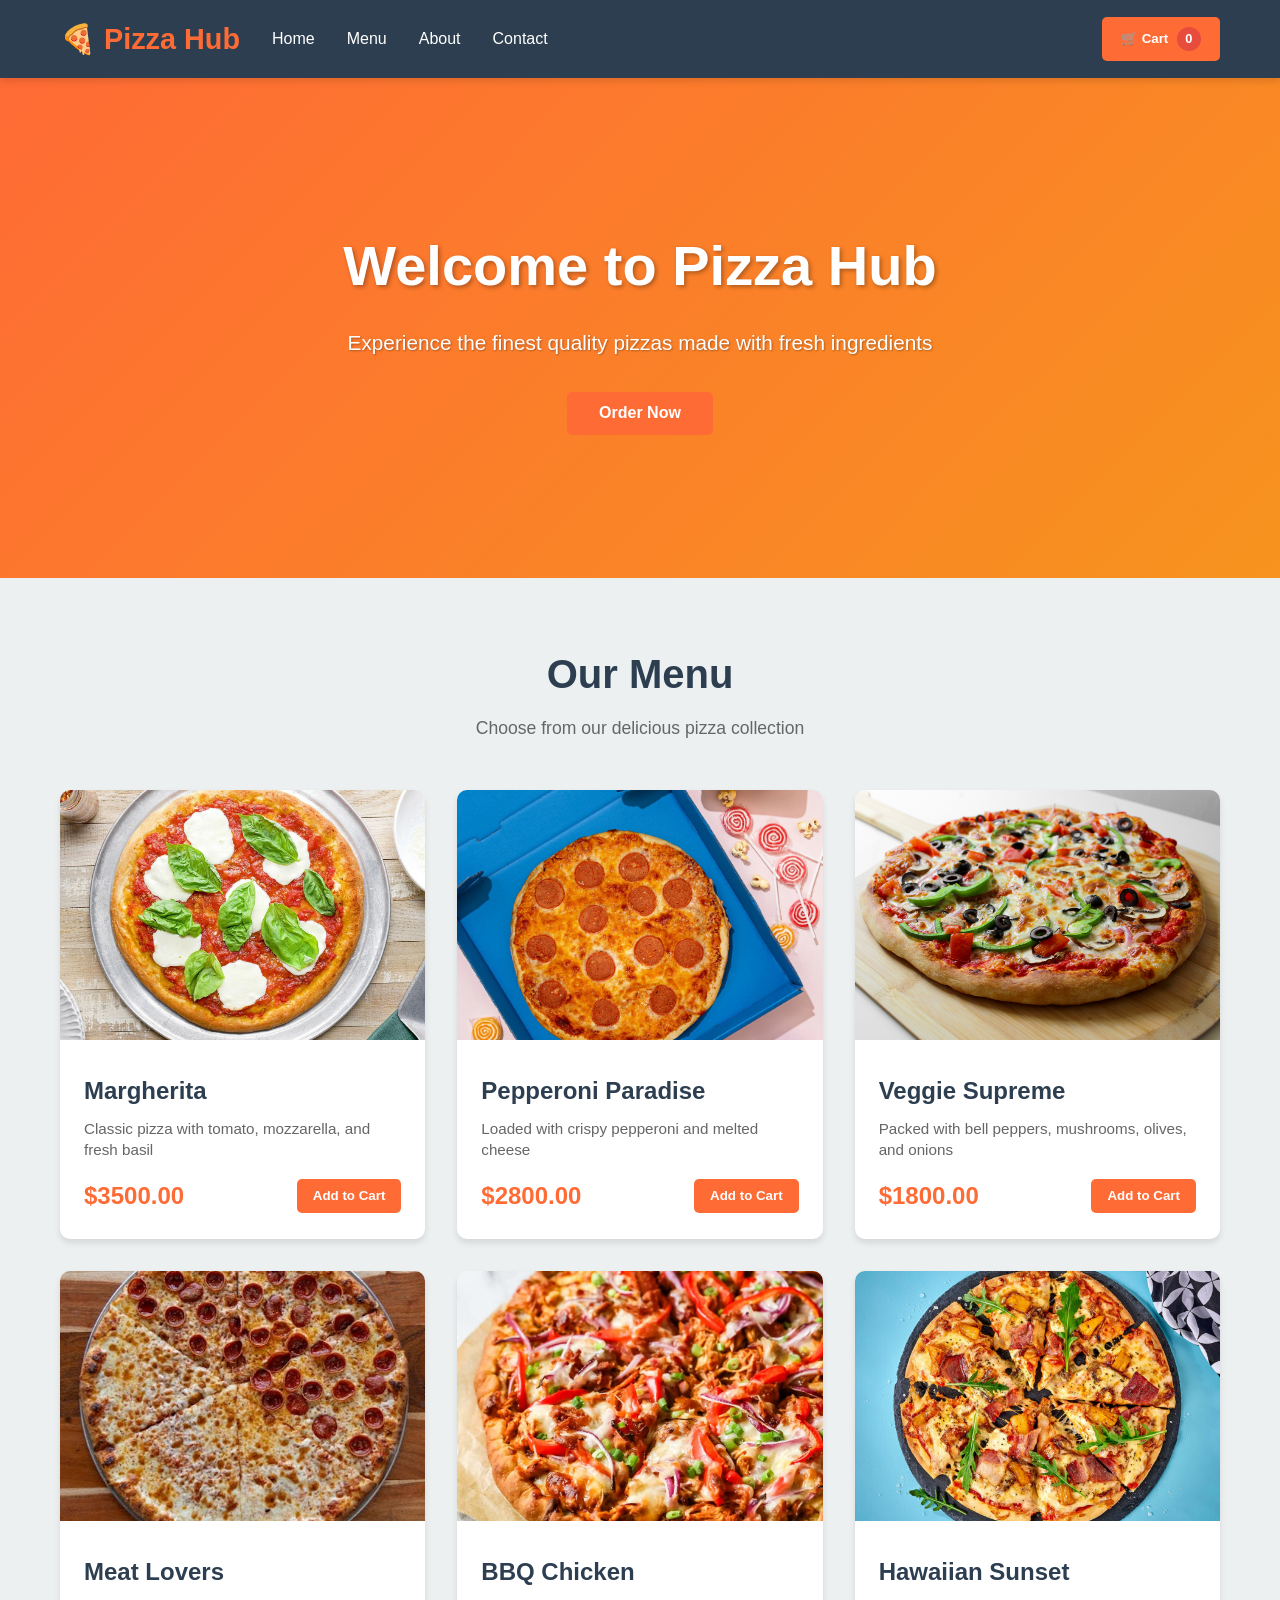
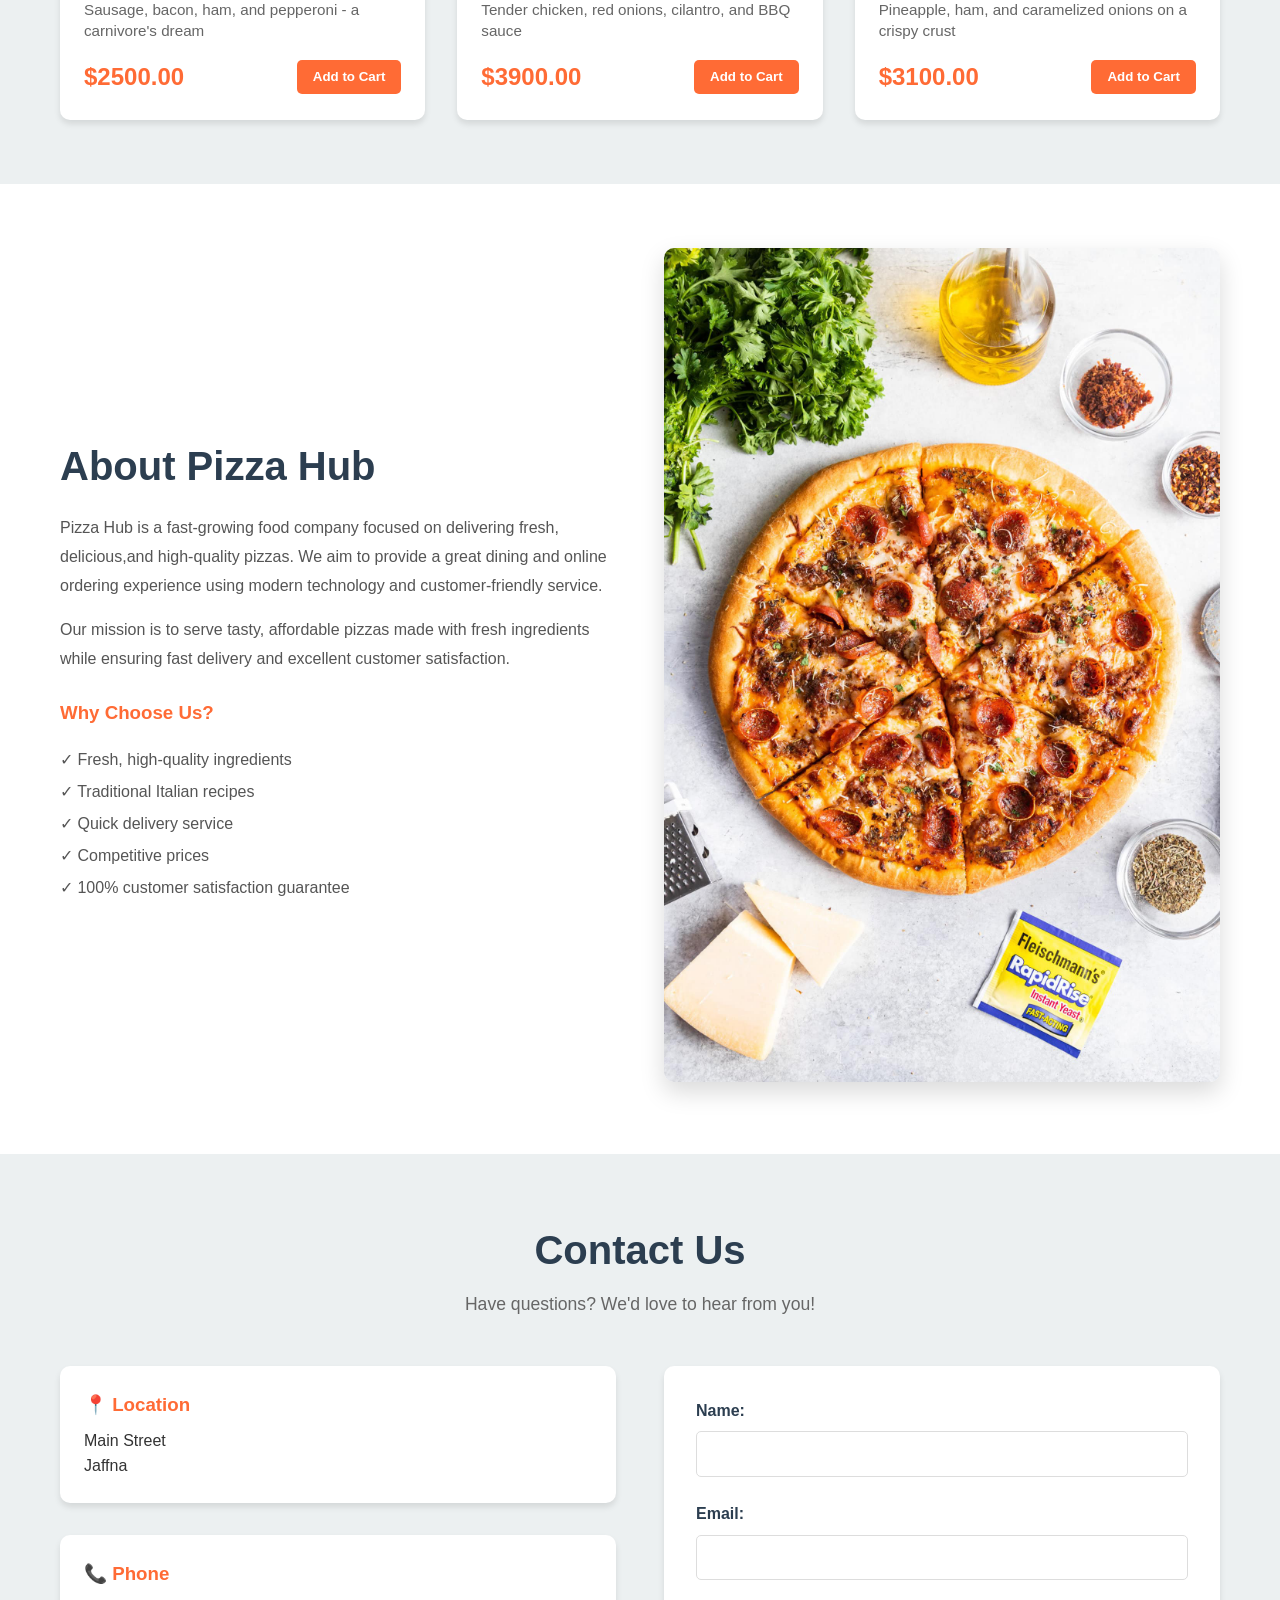
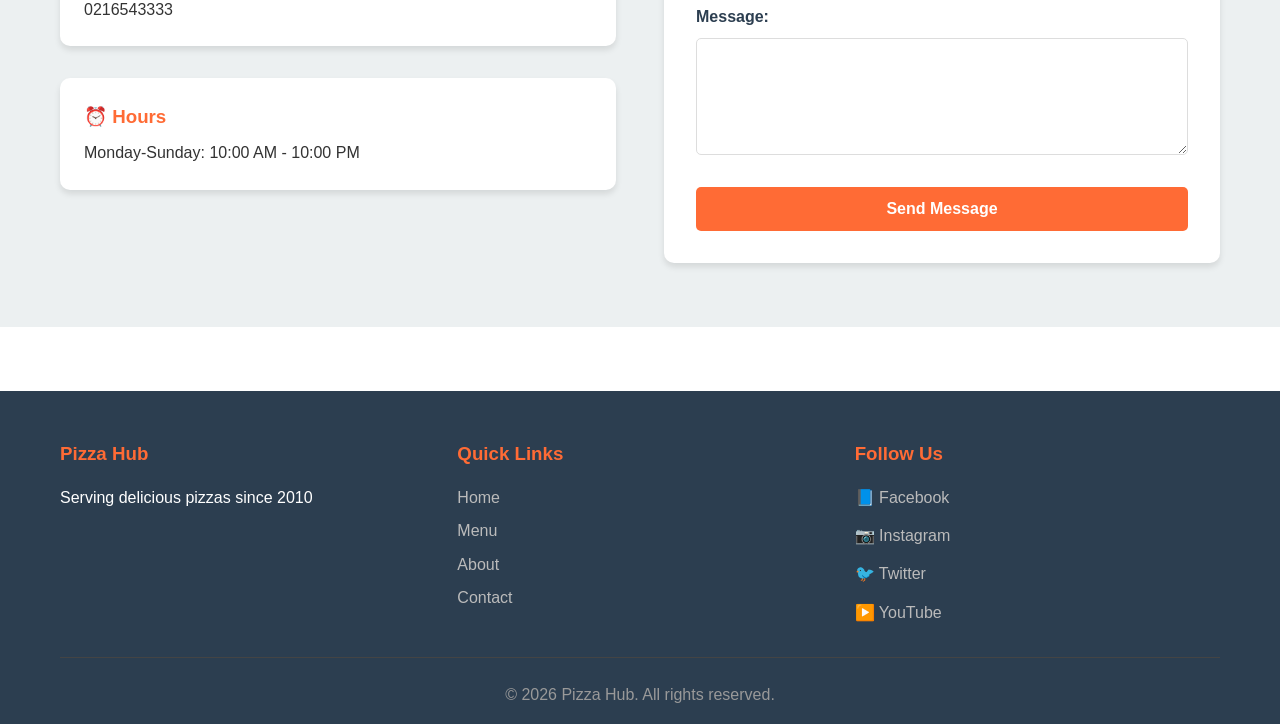
<file: pizza-hub/index.html>
<!DOCTYPE html>
<html lang="en">
<head>
    <meta charset="UTF-8">
    <meta name="viewport" content="width=device-width, initial-scale=1.0">
    <title>Pizza Hub - Fresh and Delicious Pizza</title>
    <link rel="stylesheet" href="style.css">
</head>
<body>
    <!-- Navigation Bar -->
    <nav class="navbar">
        <div class="nav-container">
            <div class="logo">
                <h1>🍕 Pizza Hub</h1>
            </div>
            <ul class="nav-links">
                <li><a href="#home" class="nav-link">Home</a></li>
                <li><a href="#menu" class="nav-link">Menu</a></li>
                <li><a href="#about" class="nav-link">About</a></li>
                <li><a href="#contact" class="nav-link">Contact</a></li>
            </ul>
            <!-- Cart Icon -->
            <div class="cart-icon-container">
                <button id="cartBtn" class="cart-btn">
                    🛒 Cart <span id="cartCount" class="cart-count">0</span>
                </button>
            </div>
        </div>
    </nav>

    <!-- Hero Section -->
    <section id="home" class="hero">
        <div class="hero-content">
            <h2>Welcome to Pizza Hub</h2>
            <p>Experience the finest quality pizzas made with fresh ingredients</p>
            <button class="btn btn-primary" onclick="document.getElementById('menu').scrollIntoView({behavior: 'smooth'})">
                Order Now
            </button>
        </div>
    </section>

    <!-- Menu Section -->
    <section id="menu" class="menu">
        <div class="container">
            <h2 class="section-title">Our Menu</h2>
            <p class="section-subtitle">Choose from our delicious pizza collection</p>
            
            <!-- Pizza Grid -->
            <div class="pizza-grid" id="pizzaGrid">
                <!-- Pizza cards will be dynamically generated by JavaScript -->
            </div>
        </div>
    </section>

    <!-- Cart Modal -->
    <div id="cartModal" class="modal">
        <div class="modal-content">
            <span class="close">&times;</span>
            <h2>Your Cart</h2>
            
            <div id="cartItems" class="cart-items">
                <!-- Cart items will be displayed here -->
            </div>
            
            <div class="cart-summary">
                <div class="cart-total">
                    <strong>Total: $<span id="totalPrice">0.00</span></strong>
                </div>
                <button class="btn btn-primary" id="checkoutBtn">Proceed to Checkout</button>
            </div>
            
            <div id="emptyCartMessage" class="empty-cart">
                <p>Your cart is empty</p>
            </div>
        </div>
    </div>

    <!-- About Section -->
    <section id="about" class="about">
        <div class="container">
            <div class="about-content">
                <div class="about-text">
                    <h2>About Pizza Hub</h2>
                    <p>
                        Pizza Hub is a fast-growing food company focused on
                        delivering fresh, delicious,and high-quality pizzas.
                        We aim to provide a great dining and online ordering experience
                        using modern technology and customer-friendly service.
                    </p>
                    <p>
                        Our mission is to serve tasty, affordable pizzas
                        made with fresh ingredients
                        while ensuring fast delivery and excellent customer satisfaction.
                    </p>
                    <h3>Why Choose Us?</h3>
                    <ul class="features-list">
                        <li>✓ Fresh, high-quality ingredients</li>
                        <li>✓ Traditional Italian recipes</li>
                        <li>✓ Quick delivery service</li>
                        <li>✓ Competitive prices</li>
                        <li>✓ 100% customer satisfaction guarantee</li>
                    </ul>
                </div>
                <div class="about-image">
                    <img src="images/Photo-Aug-15-1-42-41-PM-scaled.jpg" alt="Pizza Hub Restaurant">
                </div>
            </div>
        </div>
    </section>

    <!-- Contact Section -->
    <section id="contact" class="contact">
        <div class="container">
            <h2 class="section-title">Contact Us</h2>
            <p class="section-subtitle">Have questions? We'd love to hear from you!</p>
            
            <div class="contact-container">
                <div class="contact-info">
                    <div class="info-card">
                        <h3>📍 Location</h3>
                        <p>Main Street<br>Jaffna</p>
                    </div>
                    <div class="info-card">
                        <h3>📞 Phone</h3>
                        <p>0216543333</p>
                    </div>
                    <div class="info-card">
                        <h3>⏰ Hours</h3>
                        <p>Monday-Sunday: 10:00 AM - 10:00 PM</p>
                    </div>
                </div>

                <form class="contact-form" id="contactForm">
                    <div class="form-group">
                        <label for="name">Name:</label>
                        <input type="text" id="name" name="name" required>
                    </div>
                    
                    <div class="form-group">
                        <label for="email">Email:</label>
                        <input type="email" id="email" name="email" required>
                    </div>
                    
                    <div class="form-group">
                        <label for="message">Message:</label>
                        <textarea id="message" name="message" rows="5" required></textarea>
                    </div>
                    
                    <button type="submit" class="btn btn-primary">Send Message</button>
                </form>
            </div>
        </div>
    </section>

    <!-- Footer -->
    <footer class="footer">
        <div class="container">
            <div class="footer-content">
                <div class="footer-section">
                    <h3>Pizza Hub</h3>
                    <p>Serving delicious pizzas since 2010</p>
                </div>
                <div class="footer-section">
                    <h3>Quick Links</h3>
                    <ul>
                        <li><a href="#home">Home</a></li>
                        <li><a href="#menu">Menu</a></li>
                        <li><a href="#about">About</a></li>
                        <li><a href="#contact">Contact</a></li>
                    </ul>
                </div>
                <div class="footer-section">
                    <h3>Follow Us</h3>
                    <div class="social-links">
                        <a href="#" class="social-link">📘 Facebook</a>
                        <a href="#" class="social-link">📷 Instagram</a>
                        <a href="#" class="social-link">🐦 Twitter</a>
                        <a href="#" class="social-link">▶️ YouTube</a>
                    </div>
                </div>
            </div>
            <div class="footer-bottom">
                <p>&copy; 2026 Pizza Hub. All rights reserved.</p>
            </div>
        </div>
    </footer>

    <script src="script.js"></script>
</body>
</html>
</file>
<file: pizza-hub/style.css>
/* ========================================
   GLOBAL STYLES
   ======================================== */

* {
    margin: 0;
    padding: 0;
    box-sizing: border-box;
}

:root {
    --primary-color: #FF6B35;
    --secondary-color: #F7931E;
    --dark-color: #2C3E50;
    --light-color: #ECF0F1;
    --text-color: #333;
    --white: #FFFFFF;
    --shadow: 0 4px 6px rgba(0, 0, 0, 0.1);
    --shadow-lg: 0 10px 25px rgba(0, 0, 0, 0.15);
}

html {
    scroll-behavior: smooth;
}

body {
    font-family: 'Segoe UI', Tahoma, Geneva, Verdana, sans-serif;
    line-height: 1.6;
    color: var(--text-color);
    background-color: var(--white);
}

.container {
    max-width: 1200px;
    margin: 0 auto;
    padding: 0 20px;
}

/* ========================================
   NAVIGATION BAR
   ======================================== */

.navbar {
    background-color: var(--dark-color);
    padding: 1rem 0;
    box-shadow: var(--shadow);
    position: sticky;
    top: 0;
    z-index: 100;
}

.nav-container {
    max-width: 1200px;
    margin: 0 auto;
    padding: 0 20px;
    display: flex;
    justify-content: space-between;
    align-items: center;
}

.logo h1 {
    color: var(--primary-color);
    font-size: 1.8rem;
    font-weight: bold;
}

.nav-links {
    display: flex;
    list-style: none;
    gap: 2rem;
    flex: 1;
    margin-left: 2rem;
}

.nav-link {
    color: var(--white);
    text-decoration: none;
    font-weight: 500;
    transition: color 0.3s ease;
}

.nav-link:hover {
    color: var(--primary-color);
}

.cart-icon-container {
    display: flex;
    align-items: center;
}

.cart-btn {
    background-color: var(--primary-color);
    color: var(--white);
    border: none;
    padding: 0.6rem 1.2rem;
    border-radius: 5px;
    cursor: pointer;
    font-weight: bold;
    transition: background-color 0.3s ease;
    position: relative;
}

.cart-btn:hover {
    background-color: var(--secondary-color);
}

.cart-count {
    display: inline-block;
    background-color: #E74C3C;
    color: var(--white);
    border-radius: 50%;
    width: 24px;
    height: 24px;
    line-height: 24px;
    text-align: center;
    font-size: 0.8rem;
    margin-left: 0.3rem;
}

/* ========================================
   HERO SECTION
   ======================================== */

.hero {
    background: linear-gradient(135deg, var(--primary-color) 0%, var(--secondary-color) 100%);
    height: 500px;
    display: flex;
    align-items: center;
    justify-content: center;
    text-align: center;
    color: var(--white);
}

.hero-content h2 {
    font-size: 3.5rem;
    margin-bottom: 1rem;
    text-shadow: 2px 2px 4px rgba(0, 0, 0, 0.3);
}

.hero-content p {
    font-size: 1.3rem;
    margin-bottom: 2rem;
    text-shadow: 1px 1px 2px rgba(0, 0, 0, 0.3);
}

/* ========================================
   BUTTONS
   ======================================== */

.btn {
    padding: 0.8rem 2rem;
    border: none;
    border-radius: 5px;
    cursor: pointer;
    font-weight: bold;
    transition: all 0.3s ease;
    font-size: 1rem;
}

.btn-primary {
    background-color: var(--primary-color);
    color: var(--white);
}

.btn-primary:hover {
    background-color: var(--secondary-color);
    transform: translateY(-2px);
    box-shadow: var(--shadow-lg);
}

.btn-secondary {
    background-color: var(--secondary-color);
    color: var(--white);
}

.btn-secondary:hover {
    background-color: var(--primary-color);
}

.btn-small {
    padding: 0.5rem 1rem;
    font-size: 0.9rem;
}

.btn-remove {
    background-color: #E74C3C;
    color: var(--white);
    padding: 0.4rem 0.8rem;
    font-size: 0.8rem;
}

.btn-remove:hover {
    background-color: #C0392B;
}

/* ========================================
   MENU SECTION
   ======================================== */

.menu {
    padding: 4rem 0;
    background-color: var(--light-color);
}

.section-title {
    font-size: 2.5rem;
    text-align: center;
    margin-bottom: 0.5rem;
    color: var(--dark-color);
}

.section-subtitle {
    text-align: center;
    color: #666;
    margin-bottom: 3rem;
    font-size: 1.1rem;
}

/* Pizza Grid using CSS Grid */
.pizza-grid {
    display: grid;
    grid-template-columns: repeat(auto-fit, minmax(300px, 1fr));
    gap: 2rem;
    margin-top: 2rem;
}

/* Pizza Card */
.pizza-card {
    background-color: var(--white);
    border-radius: 10px;
    overflow: hidden;
    box-shadow: var(--shadow);
    transition: transform 0.3s ease, box-shadow 0.3s ease;
}

.pizza-card:hover {
    transform: translateY(-10px);
    box-shadow: var(--shadow-lg);
}

.pizza-image {
    width: 100%;
    height: 250px;
    object-fit: cover;
}

.pizza-info {
    padding: 1.5rem;
}

.pizza-name {
    font-size: 1.5rem;
    margin-bottom: 0.5rem;
    color: var(--dark-color);
}

.pizza-description {
    color: #666;
    font-size: 0.95rem;
    margin-bottom: 1rem;
    line-height: 1.4;
}

.pizza-footer {
    display: flex;
    justify-content: space-between;
    align-items: center;
}

.pizza-price {
    font-size: 1.5rem;
    color: var(--primary-color);
    font-weight: bold;
}

.add-to-cart-btn {
    padding: 0.6rem 1rem;
    background-color: var(--primary-color);
    color: var(--white);
    border: none;
    border-radius: 5px;
    cursor: pointer;
    font-weight: bold;
    transition: background-color 0.3s ease;
}

.add-to-cart-btn:hover {
    background-color: var(--secondary-color);
}

.add-to-cart-btn:active {
    transform: scale(0.98);
}

/* ========================================
   MODAL / CART
   ======================================== */

.modal {
    display: none;
    position: fixed;
    z-index: 1000;
    left: 0;
    top: 0;
    width: 100%;
    height: 100%;
    background-color: rgba(0, 0, 0, 0.5);
    animation: fadeIn 0.3s ease;
}

@keyframes fadeIn {
    from {
        opacity: 0;
    }
    to {
        opacity: 1;
    }
}

.modal.show {
    display: block;
}

.modal-content {
    background-color: var(--white);
    margin: 5% auto;
    padding: 2rem;
    border-radius: 10px;
    width: 90%;
    max-width: 500px;
    box-shadow: var(--shadow-lg);
    animation: slideDown 0.3s ease;
}

@keyframes slideDown {
    from {
        transform: translateY(-50px);
        opacity: 0;
    }
    to {
        transform: translateY(0);
        opacity: 1;
    }
}

.close {
    color: #aaa;
    float: right;
    font-size: 28px;
    font-weight: bold;
    cursor: pointer;
    transition: color 0.3s ease;
}

.close:hover {
    color: var(--dark-color);
}

.modal h2 {
    margin-bottom: 1.5rem;
    color: var(--dark-color);
}

.cart-items {
    max-height: 400px;
    overflow-y: auto;
    margin-bottom: 1.5rem;
}

.cart-item {
    display: flex;
    justify-content: space-between;
    align-items: center;
    padding: 1rem;
    border-bottom: 1px solid var(--light-color);
    gap: 1rem;
}

.cart-item-info {
    flex: 1;
}

.cart-item-name {
    font-weight: bold;
    margin-bottom: 0.3rem;
}

.cart-item-price {
    color: var(--primary-color);
    font-weight: bold;
}

.cart-item-quantity {
    display: flex;
    align-items: center;
    gap: 0.5rem;
    margin: 0.5rem 0;
}

.qty-btn {
    background-color: var(--light-color);
    border: none;
    width: 25px;
    height: 25px;
    border-radius: 3px;
    cursor: pointer;
    font-weight: bold;
}

.qty-btn:hover {
    background-color: #ddd;
}

.cart-summary {
    border-top: 2px solid var(--light-color);
    padding-top: 1rem;
}

.cart-total {
    font-size: 1.3rem;
    margin-bottom: 1rem;
    text-align: right;
}

#checkoutBtn {
    width: 100%;
}

.empty-cart {
    text-align: center;
    padding: 2rem;
    color: #999;
    display: none;
}

.empty-cart.show {
    display: block;
}

/* ========================================
   ABOUT SECTION
   ======================================== */

.about {
    padding: 4rem 0;
}

.about-content {
    display: grid;
    grid-template-columns: 1fr 1fr;
    gap: 3rem;
    align-items: center;
}

.about-text h2 {
    font-size: 2.5rem;
    margin-bottom: 1rem;
    color: var(--dark-color);
}

.about-text p {
    margin-bottom: 1rem;
    color: #555;
    line-height: 1.8;
}

.about-text h3 {
    margin-top: 1.5rem;
    margin-bottom: 1rem;
    color: var(--primary-color);
}

.features-list {
    list-style: none;
    line-height: 2;
}

.features-list li {
    color: #555;
}

.about-image img {
    width: 100%;
    border-radius: 10px;
    box-shadow: var(--shadow-lg);
}

/* ========================================
   CONTACT SECTION
   ======================================== */

.contact {
    padding: 4rem 0;
    background-color: var(--light-color);
}

.contact-container {
    display: grid;
    grid-template-columns: 1fr 1fr;
    gap: 3rem;
    margin-top: 2rem;
}

.contact-info {
    display: flex;
    flex-direction: column;
    gap: 2rem;
}

.info-card {
    background-color: var(--white);
    padding: 1.5rem;
    border-radius: 10px;
    box-shadow: var(--shadow);
}

.info-card h3 {
    margin-bottom: 0.5rem;
    color: var(--primary-color);
}

.contact-form {
    background-color: var(--white);
    padding: 2rem;
    border-radius: 10px;
    box-shadow: var(--shadow);
}

.form-group {
    margin-bottom: 1.5rem;
}

.form-group label {
    display: block;
    margin-bottom: 0.5rem;
    font-weight: bold;
    color: var(--dark-color);
}

.form-group input,
.form-group textarea {
    width: 100%;
    padding: 0.8rem;
    border: 1px solid #ddd;
    border-radius: 5px;
    font-family: inherit;
    font-size: 1rem;
    transition: border-color 0.3s ease;
}

.form-group input:focus,
.form-group textarea:focus {
    outline: none;
    border-color: var(--primary-color);
}

.form-group textarea {
    resize: vertical;
}

.contact-form button {
    width: 100%;
}

/* ========================================
   FOOTER
   ======================================== */

.footer {
    background-color: var(--dark-color);
    color: var(--white);
    padding: 3rem 0 1rem;
    margin-top: 4rem;
}

.footer-content {
    display: grid;
    grid-template-columns: repeat(auto-fit, minmax(200px, 1fr));
    gap: 2rem;
    margin-bottom: 2rem;
}

.footer-section h3 {
    color: var(--primary-color);
    margin-bottom: 1rem;
}

.footer-section ul {
    list-style: none;
}

.footer-section ul li {
    margin-bottom: 0.5rem;
}

.footer-section a {
    color: #bbb;
    text-decoration: none;
    transition: color 0.3s ease;
}

.footer-section a:hover {
    color: var(--primary-color);
}

.social-links {
    display: flex;
    flex-direction: column;
    gap: 0.8rem;
}

.footer-bottom {
    border-top: 1px solid #444;
    padding-top: 1.5rem;
    text-align: center;
    color: #999;
}

/* ========================================
   RESPONSIVE DESIGN
   ======================================== */

/* Tablet Screens */
@media (max-width: 768px) {
    .nav-links {
        gap: 1rem;
        margin-left: 1rem;
    }

    .nav-link {
        font-size: 0.9rem;
    }

    .logo h1 {
        font-size: 1.4rem;
    }

    .hero-content h2 {
        font-size: 2.5rem;
    }

    .hero-content p {
        font-size: 1rem;
    }

    .pizza-grid {
        grid-template-columns: repeat(auto-fit, minmax(250px, 1fr));
        gap: 1.5rem;
    }

    .about-content,
    .contact-container {
        grid-template-columns: 1fr;
        gap: 2rem;
    }

    .section-title {
        font-size: 2rem;
    }

    .modal-content {
        width: 95%;
        margin: 10% auto;
    }
}

/* Mobile Screens */
@media (max-width: 480px) {
    .nav-container {
        flex-wrap: wrap;
        gap: 1rem;
    }

    .logo h1 {
        font-size: 1.2rem;
    }

    .nav-links {
        flex-basis: 100%;
        margin-left: 0;
        gap: 0.8rem;
        font-size: 0.85rem;
    }

    .cart-btn {
        padding: 0.5rem 0.8rem;
        font-size: 0.9rem;
    }

    .hero {
        height: 300px;
    }

    .hero-content h2 {
        font-size: 1.8rem;
    }

    .hero-content p {
        font-size: 0.9rem;
    }

    .pizza-grid {
        grid-template-columns: 1fr;
    }

    .pizza-card {
        margin: 0 auto;
        max-width: 100%;
    }

    .footer-content {
        grid-template-columns: 1fr;
        text-align: center;
    }

    .social-links {
        align-items: center;
    }

    .modal-content {
        width: 95%;
        margin: 20% auto;
    }

    .section-title {
        font-size: 1.8rem;
    }

    .about-text h2 {
        font-size: 1.8rem;
    }
}
</file>
